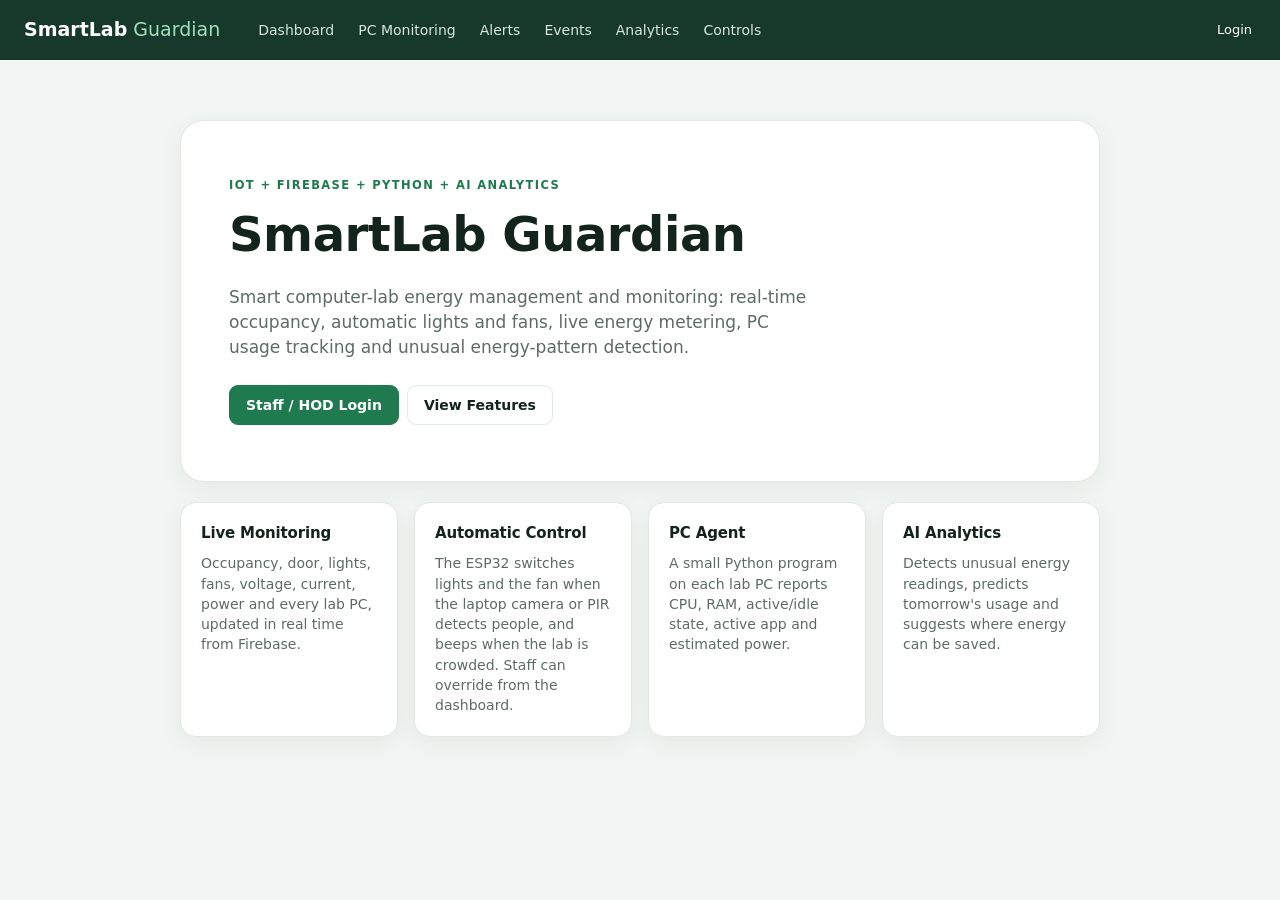
<file: 1-Dashboard-Website/web/index.html>
<!DOCTYPE html>
<html lang="en">
<head>
  <meta charset="UTF-8" />
  <meta name="viewport" content="width=device-width, initial-scale=1" />
  <title>SmartLab Guardian</title>
  <link rel="icon" href="data:image/svg+xml,%3Csvg xmlns=%22http://www.w3.org/2000/svg%22 viewBox=%220 0 32 32%22%3E%3Crect width=%2232%22 height=%2232%22 rx=%228%22 fill=%22%2316392b%22/%3E%3Cpath d=%22M9 17l5 5 9-11%22 stroke=%22%239fe0bb%22 stroke-width=%223.5%22 fill=%22none%22 stroke-linecap=%22round%22 stroke-linejoin=%22round%22/%3E%3C/svg%3E" />
  <link rel="stylesheet" href="css/style.css" />
</head>
<body>
  <header class="topbar landing-top">
    <a class="brand" href="index.html"><b>SmartLab</b> Guardian</a>
    <nav class="links">
      <a href="dashboard.html">Dashboard</a>
      <a href="pcs.html">PC Monitoring</a>
      <a href="alerts.html">Alerts</a>
      <a href="events.html">Events</a>
      <a href="analytics.html">Analytics</a>
      <a href="controls.html">Controls</a>
    </nav>
    <div class="who"><a class="link-btn" href="login.html">Login</a></div>
  </header>

  <section class="hero">
    <div class="eyebrow">IoT + Firebase + Python + AI analytics</div>
    <h1>SmartLab Guardian</h1>
    <p>Smart computer-lab energy management and monitoring: real-time occupancy, automatic lights and fans,
      live energy metering, PC usage tracking and unusual energy-pattern detection.</p>
    <div class="btn-row">
      <a class="btn primary" href="login.html">Staff / HOD Login</a>
      <a class="btn" href="#features">View Features</a>
    </div>
  </section>

  <section class="grid features" id="features">
    <div class="card"><h3>Live Monitoring</h3><p>Occupancy, door, lights, fans, voltage, current, power and every lab PC, updated in real time from Firebase.</p></div>
    <div class="card"><h3>Automatic Control</h3><p>The ESP32 switches lights and the fan when the laptop camera or PIR detects people, and beeps when the lab is crowded. Staff can override from the dashboard.</p></div>
    <div class="card"><h3>PC Agent</h3><p>A small Python program on each lab PC reports CPU, RAM, active/idle state, active app and estimated power.</p></div>
    <div class="card"><h3>AI Analytics</h3><p>Detects unusual energy readings, predicts tomorrow's usage and suggests where energy can be saved.</p></div>
  </section>
</body>
</html>
</file>
<file: 1-Dashboard-Website/web/css/style.css>
/* SmartLab Guardian - one stylesheet for all pages */
:root {
  --font: "Segoe UI", system-ui, -apple-system, Roboto, Arial, sans-serif;
  --bg: #f1f5f3;
  --card: #ffffff;
  --ink: #13241c;
  --muted: #5d6b65;
  --line: #e1e9e5;
  --grid: #e8eeeb;
  --soft: #f2f6f4;
  --green-900: #16392b;
  --green-700: #1f7a4f;
  --green-600: #23885a;
  --green-100: #e3f3ea;
  --mint: #9fe0bb;
  --red: #c0392b;
  --red-bg: #fdecec;
  --amber: #a86b00;
  --amber-bg: #fff4dc;
  --blue: #2a7fc0;
  --radius: 16px;
  --shadow: 0 6px 24px rgba(20, 50, 38, 0.06);
}
* { box-sizing: border-box; }
html, body { margin: 0; }
body { font-family: var(--font); background: var(--bg); color: var(--ink); font-size: 15px; line-height: 1.45; }
body.guarded { visibility: hidden; }
body.guarded.ready { visibility: visible; }
a { color: var(--green-700); text-decoration: none; }
a:hover { text-decoration: underline; }
h1, h2, h3 { margin: 0; letter-spacing: -0.01em; }

/* ---------- top bar ---------- */
.topbar { position: sticky; top: 0; z-index: 20; display: flex; align-items: center; gap: 28px; padding: 0 24px; height: 60px; background: var(--green-900); color: #fff; }
.brand { color: var(--mint); font-size: 19px; font-weight: 400; white-space: nowrap; }
.brand b { color: #fff; font-weight: 700; }
.brand:hover { text-decoration: none; }
.links { display: flex; gap: 4px; flex: 1; overflow-x: auto; scrollbar-width: none; }
.links a { color: #d7e7df; padding: 8px 10px; border-radius: 8px; font-size: 14px; white-space: nowrap; }
.links a:hover { background: rgba(255, 255, 255, 0.08); text-decoration: none; }
.links a.active { color: #fff; background: rgba(255, 255, 255, 0.12); }
.nav-badge { display: inline-block; min-width: 18px; padding: 0 5px; margin-left: 2px; border-radius: 9px; background: #e25555; color: #fff; font-size: 11px; line-height: 18px; text-align: center; }
.who { display: flex; align-items: center; gap: 8px; font-size: 13px; color: #e8f2ed; white-space: nowrap; }
.who .role { font-size: 11px; opacity: 0.8; }
.link-btn { background: none; border: 0; color: #fff; font: inherit; cursor: pointer; padding: 6px 4px; }
.link-btn:hover { text-decoration: underline; }

/* ---------- layout ---------- */
.page { max-width: 1180px; margin: 0 auto; padding: 36px 24px 60px; }
.page-head { display: flex; justify-content: space-between; align-items: flex-start; gap: 16px; margin-bottom: 22px; flex-wrap: wrap; }
.eyebrow { font-size: 11.5px; font-weight: 700; letter-spacing: 0.12em; text-transform: uppercase; color: var(--green-700); margin-bottom: 6px; }
.page-head h1 { font-size: 30px; font-weight: 700; }
.sub { color: var(--muted); margin-top: 6px; }
.grid { display: grid; gap: 16px; }
.stats { grid-template-columns: repeat(auto-fill, minmax(160px, 1fr)); margin-bottom: 20px; }
.two { grid-template-columns: repeat(auto-fit, minmax(340px, 1fr)); margin-bottom: 20px; }
.three { grid-template-columns: repeat(auto-fit, minmax(260px, 1fr)); margin-bottom: 20px; }
.card { background: var(--card); border: 1px solid var(--line); border-radius: var(--radius); box-shadow: var(--shadow); padding: 20px; min-width: 0; }
.card-head { display: flex; justify-content: space-between; align-items: center; gap: 10px; margin-bottom: 14px; }
.card-head h2 { font-size: 17px; font-weight: 700; }
.card-head .meta { color: var(--muted); font-size: 13px; }
.stat .label { color: var(--muted); font-size: 12.5px; }
.stat .value { font-size: 26px; font-weight: 700; margin-top: 4px; font-variant-numeric: tabular-nums; }
.stat .hint { color: var(--muted); font-size: 12px; margin-top: 2px; }
.tiles { display: grid; grid-template-columns: repeat(auto-fill, minmax(110px, 1fr)); gap: 10px; }
.tile { background: var(--soft); border-radius: 12px; padding: 12px 14px; }
.tile .label { color: var(--muted); font-size: 12px; }
.tile .value { font-size: 18px; font-weight: 700; margin-top: 2px; }
.note { color: var(--muted); font-size: 13.5px; margin: 14px 0 0; }
.chart-box { position: relative; height: 300px; }
.chart-box.tall { height: 360px; }
.chart-box.short { height: 240px; }

/* ---------- badges / pills ---------- */
.badge { display: inline-flex; align-items: center; gap: 4px; padding: 6px 12px; border-radius: 999px; font-size: 13px; background: #fff; border: 1px solid var(--line); white-space: nowrap; }
.badge.ok { color: var(--green-700); border-color: #bfe3cf; background: var(--green-100); }
.badge.warn { color: var(--amber); border-color: #f0dcae; background: var(--amber-bg); }
.badge.bad { color: var(--red); border-color: #f3c6c1; background: var(--red-bg); }
.pill { display: inline-block; padding: 1px 7px; border-radius: 6px; font-size: 10.5px; font-weight: 700; letter-spacing: 0.04em; text-transform: uppercase; }
.pill.idle { background: var(--amber-bg); color: var(--amber); }
.pill.sim { background: #eef2ff; color: #4a56b0; }
.pill.real { background: var(--green-100); color: var(--green-700); }
.on { color: var(--green-700); }
.off { color: var(--amber); }
.dot-on::before, .dot-off::before, .dot-idle::before { content: "●"; margin-right: 4px; font-size: 10px; vertical-align: 1px; }
.dot-on { color: var(--green-700); }
.dot-off { color: #c07a1a; }
.dot-idle { color: var(--amber); }
.state-on { color: var(--green-700); }
.state-off { color: var(--muted); }

/* ---------- buttons / forms ---------- */
.btn { display: inline-flex; align-items: center; justify-content: center; gap: 6px; padding: 9px 16px; border-radius: 9px; border: 1px solid var(--line); background: #fff; color: var(--ink); font: inherit; font-size: 14px; font-weight: 600; cursor: pointer; transition: background 0.15s, border-color 0.15s; }
.btn:hover { background: var(--soft); }
.btn:disabled { opacity: 0.5; cursor: not-allowed; }
.btn.primary { background: var(--green-700); border-color: var(--green-700); color: #fff; }
.btn.primary:hover { background: var(--green-600); }
.btn.soft { background: var(--soft); border-color: transparent; }
.btn.soft:hover { background: var(--green-100); }
.btn.danger { color: var(--red); border-color: #f0c9c4; }
.btn.danger:hover { background: var(--red-bg); }
.btn.small { padding: 6px 11px; font-size: 13px; }
.btn.on-state { background: var(--green-700); color: #fff; border-color: var(--green-700); }
.btn-row { display: flex; flex-wrap: wrap; gap: 8px; }
.seg { display: inline-flex; background: var(--soft); border-radius: 10px; padding: 3px; }
.seg button { border: 0; background: none; font: inherit; font-size: 14px; font-weight: 600; padding: 7px 16px; border-radius: 8px; cursor: pointer; color: var(--muted); }
.seg button.sel { background: #fff; color: var(--green-700); box-shadow: 0 1px 4px rgba(0, 0, 0, 0.08); }
label.field { display: block; font-size: 13.5px; font-weight: 600; margin-bottom: 12px; }
label.field span { display: block; margin-bottom: 5px; }
input, select, textarea { font: inherit; }
input[type="text"], input[type="password"], input[type="number"], select, textarea {
  width: 100%; padding: 10px 12px; border: 1px solid #cfdad4; border-radius: 9px; background: #fff; color: var(--ink);
}
input:focus, select:focus, textarea:focus { outline: 2px solid rgba(31, 122, 79, 0.25); border-color: var(--green-700); }
.row-line { display: flex; justify-content: space-between; align-items: center; gap: 12px; padding: 12px 0; border-top: 1px solid var(--line); }
.row-line:first-of-type { border-top: 0; }
.row-line .t { font-weight: 600; }
.row-line .d { color: var(--muted); font-size: 13px; }
.hod-only { display: none !important; }
body.is-hod .hod-only { display: revert !important; }
body.is-hod .staff-only { display: none !important; }

/* ---------- landing ---------- */
.hero { background: #fff; border: 1px solid var(--line); border-radius: 24px; box-shadow: var(--shadow); padding: 56px 48px; margin: 60px auto 20px; max-width: 920px; }
.hero h1 { font-size: 48px; margin: 6px 0 16px; }
.hero p { font-size: 17px; color: var(--muted); max-width: 580px; margin: 0 0 26px; }
.features { max-width: 920px; margin: 0 auto 60px; grid-template-columns: repeat(auto-fit, minmax(200px, 1fr)); }
.features h3 { font-size: 15px; margin-bottom: 8px; }
.features p { margin: 0; color: var(--muted); font-size: 14px; }
.landing-top { position: static; }

/* ---------- login ---------- */
.login-card { max-width: 380px; margin: 70px auto; background: #fff; border: 1px solid var(--line); border-radius: 18px; box-shadow: var(--shadow); padding: 34px 30px; }
.login-card h1 { font-size: 30px; margin-bottom: 10px; }
.login-card .sub { margin-bottom: 18px; }
.error { background: var(--red-bg); color: var(--red); border-radius: 8px; padding: 10px 12px; font-size: 14px; margin-bottom: 14px; }
.demo-box { background: var(--soft); border-radius: 10px; padding: 12px 14px; margin-top: 18px; font-size: 13px; }
.demo-box code { font-family: Consolas, monospace; font-size: 12.5px; }

/* ---------- PC cards ---------- */
.pc-grid { display: grid; grid-template-columns: repeat(auto-fill, minmax(200px, 1fr)); gap: 14px; }
.pc { background: #fff; border: 1px solid var(--line); border-radius: 14px; padding: 14px; cursor: pointer; transition: border-color 0.15s, transform 0.15s; }
.pc:hover { border-color: #b9d8c7; transform: translateY(-1px); }
.pc.offline { opacity: 0.7; }
.pc-top { display: flex; justify-content: space-between; align-items: baseline; gap: 6px; }
.pc-name { font-weight: 700; overflow: hidden; text-overflow: ellipsis; white-space: nowrap; }
.pc-tags { display: flex; gap: 4px; margin: 6px 0 8px; min-height: 18px; }
.pc .tiles { grid-template-columns: 1fr 1fr; gap: 6px; }
.pc .tile { padding: 7px 9px; border-radius: 8px; }
.pc .tile .value { font-size: 15px; }
.bar { height: 4px; background: #e5ece8; border-radius: 3px; margin-top: 5px; overflow: hidden; }
.bar i { display: block; height: 100%; background: var(--green-700); border-radius: 3px; }
.bar i.hot { background: #d9822b; }
.filters { display: flex; gap: 10px; flex-wrap: wrap; align-items: center; margin-bottom: 16px; }
.filters input { max-width: 240px; }

/* ---------- drawer ---------- */
.drawer-bg { position: fixed; inset: 0; background: rgba(10, 30, 20, 0.35); z-index: 40; display: none; }
.drawer-bg.open { display: block; }
.drawer { position: fixed; top: 0; right: 0; bottom: 0; width: min(440px, 100%); background: #fff; z-index: 41; padding: 24px; overflow-y: auto; transform: translateX(100%); transition: transform 0.2s; }
.drawer.open { transform: none; }
.kv { display: grid; grid-template-columns: 130px 1fr; gap: 8px 12px; font-size: 14px; margin: 16px 0; }
.kv dt { color: var(--muted); }
.kv dd { margin: 0; word-break: break-word; }

/* ---------- lists / tables ---------- */
.list-empty { padding: 14px 16px; color: var(--muted); }
.alert-item { display: flex; gap: 14px; align-items: flex-start; padding: 14px 16px; border-top: 1px solid var(--line); }
.alert-item:first-child { border-top: 0; }
.alert-item .sev { width: 10px; height: 10px; border-radius: 50%; margin-top: 6px; flex: none; background: var(--amber); }
.alert-item .sev.high { background: var(--red); }
.alert-item .sev.info { background: var(--blue); }
.alert-item.resolved { opacity: 0.55; }
.alert-item .body { flex: 1; min-width: 0; }
.alert-item .title { font-weight: 600; }
.alert-item .meta { color: var(--muted); font-size: 12.5px; margin-top: 2px; }
.table-wrap { overflow-x: auto; }
table { width: 100%; border-collapse: collapse; font-size: 14px; }
th { text-align: left; font-size: 12px; color: var(--muted); font-weight: 600; text-transform: uppercase; letter-spacing: 0.04em; padding: 10px 12px; border-bottom: 1px solid var(--line); white-space: nowrap; }
td { padding: 10px 12px; border-bottom: 1px solid var(--line); vertical-align: top; }
td.num, th.num { text-align: right; font-variant-numeric: tabular-nums; }
tr:last-child td { border-bottom: 0; }
.tag { display: inline-block; padding: 2px 8px; border-radius: 6px; font-size: 12px; background: var(--soft); color: var(--muted); white-space: nowrap; }

/* ---------- AI box ---------- */
.ai-box { background: var(--soft); border-radius: 12px; padding: 14px 16px; font-size: 14px; }
.ai-box.good { background: var(--green-100); }
.ai-box.warn { background: var(--amber-bg); }
.ai-box ul { margin: 8px 0 0; padding-left: 18px; }
.ai-box li { margin: 3px 0; }

/* ---------- banners / json ---------- */
.banner { border-radius: 12px; padding: 12px 16px; margin-bottom: 18px; font-size: 14px; background: var(--amber-bg); color: #6b4700; border: 1px solid #f0dcae; }
.banner code { background: rgba(0, 0, 0, 0.06); padding: 1px 5px; border-radius: 4px; }
pre.json { background: #0f241b; color: #d6f5e3; border-radius: 12px; padding: 16px; font-family: Consolas, "Courier New", monospace; font-size: 13px; line-height: 1.5; overflow: auto; max-height: 560px; margin: 0; white-space: pre; }
textarea.json-edit { font-family: Consolas, "Courier New", monospace; font-size: 13px; min-height: 260px; }

/* ---------- toast ---------- */
#toastBox { position: fixed; bottom: 20px; left: 50%; transform: translateX(-50%); z-index: 60; display: flex; flex-direction: column; gap: 8px; align-items: center; }
.toast { background: var(--green-900); color: #fff; padding: 10px 16px; border-radius: 10px; font-size: 14px; box-shadow: 0 6px 20px rgba(0, 0, 0, 0.2); }
.toast.bad { background: var(--red); }

@media (max-width: 760px) {
  .topbar { flex-wrap: wrap; height: auto; padding: 10px 16px; gap: 6px 14px; }
  .links { order: 3; flex-basis: 100%; }
  .who { margin-left: auto; }
  .page { padding: 22px 16px 50px; }
  .page-head h1 { font-size: 24px; }
  .hero { padding: 34px 22px; margin: 24px 16px; }
  .hero h1 { font-size: 34px; }
  .features { margin: 0 16px 40px; }
  .two { grid-template-columns: 1fr; }
  .stat .value { font-size: 22px; }
}

.banner.bad-banner { background: #fdecec; border-color: #f2b8b8; color: #8a1f1f; }
</file>
